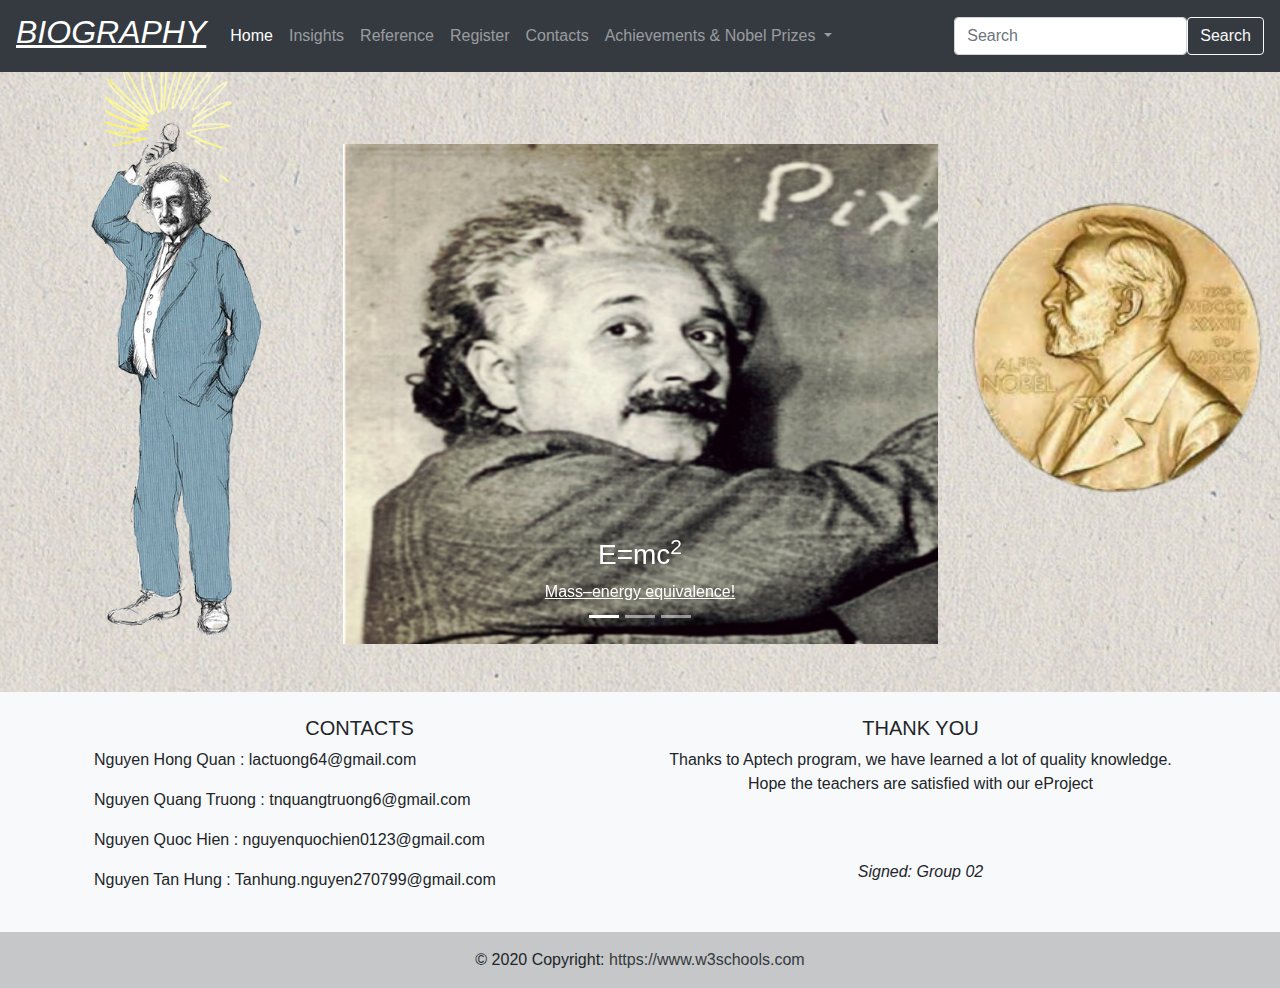
<file: index.html>
<!DOCTYPE html>
<html lang="en">
<head>
    <meta charset="UTF-8">
    <meta http-equiv="X-UA-Compatible" content="IE=edge">
    <meta name="viewport" content="width=device-width, initial-scale=1.0">
    <meta http-equiv='refresh' content='0; URL=html/Homepage.html'>
    <title>Document</title>
</head>
<body>
    
</body>
</html>
</file>
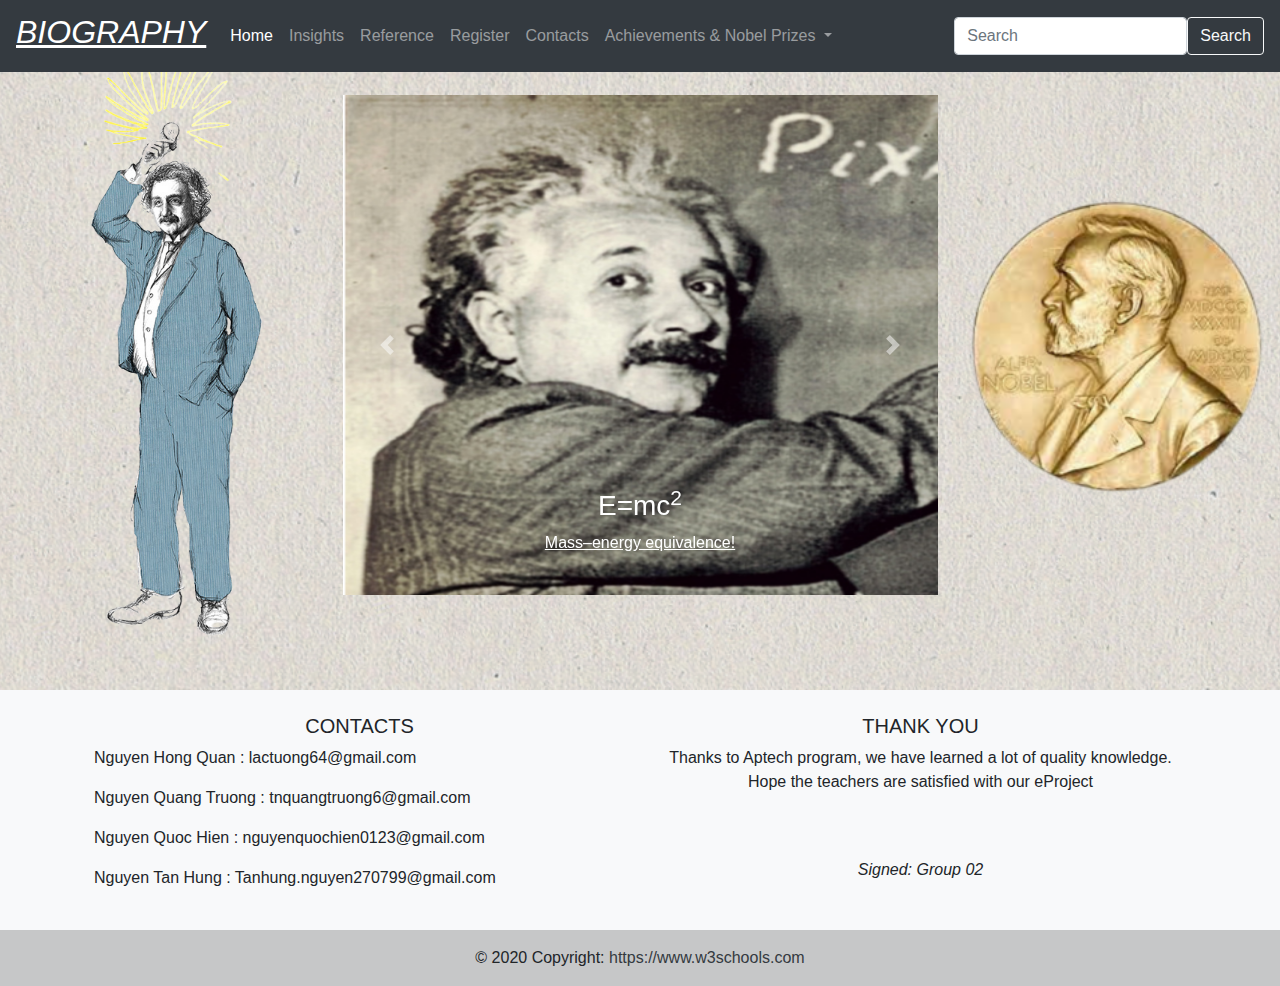
<file: html/AchievementsAndNobelPrizes.html>
<!DOCTYPE HTML>
<html lang="en">
  <head>
    <meta charset="utf-8">
    <meta name="viewport" content="width=device-width, initial-scale=1, shrink-to-fit=no">
    <title>AchivementsAndNobelprize </title>
    <!-- jQuery -->
    <script src="../source\jquery\jquery.slim.min.js"></script>
   
    <link href="../source\bootstrap-4.6.1\css\bootstrap.css" rel="stylesheet" type="text/css">
    <script src="../source\bootstrap-4.6.1\js\bootstrap.bundle.min.js" type="text/javascript"></script>
    <script src="../source\bootstrap-4.6.1\js\bootstrap.min.js" type="text/javascript"></script>
    
    <!--- Code css--- DO NOT DELETED, THANK YOU !-->
    <style>
      /* ============ only desktop view ============ */
      @media all and (min-width: 992px) {
        .navbar .nav-item .dropdown-menu {
          display: block;
          opacity: 0;
          visibility: hidden;
          transition: .3s;
          margin-top: 0;
        }

        .navbar .nav-item:hover .nav-link {
          color: #fff;
        }

        .navbar .dropdown-menu.fade-down {
          top: 80%;
          transform: rotateX(-75deg);
          transform-origin: 0% 0%;
        }

        .navbar .dropdown-menu.fade-up {
          top: 180%;
        }

        .navbar .nav-item:hover .dropdown-menu {
          transition: .8s;
          opacity: 1;
          visibility: visible;
          top: 100%;
          transform: rotateX(0deg);
        }
      }
      /* ============ desktop view .end// ============ */
      body {
          background-image: url("../image/background.png");
          /* size: auto; */
         
          font-family: Arial, Helvetica, sans-serif;
       }  
      header{
        position: fixed;
        max-width: 100%;
        min-width: 100%;
        left: 0%;
        z-index: 1000 ; /* set for header on top*/
      }
      
      .imagelink{
        
        z-index: 800;
      }
      .imagelink01{
        
        z-index: 800;
      }
      footer{
       
        max-width: 100%;
       
      }
      .container-fluid .container-fluid .demo{
      position: -webkit-sticky;
      position: sticky;
      top: 0;
     }
    </style>
  </head>

  <body>
    
   <!-- YOU CAN MAKE YOUR CODE INSIDE div class="container" --> 
   <div class="container-fluid">
      
      <div class="container-fluid">     
        <div class="row align-items-center">
          <div class="col-sm-12 col-md-12 col-lg-12 col-xl-12 bg-danger">
            <header class="section-header">
              <div class="content">
                <nav class="navbar navbar-expand-lg navbar-dark bg-dark">
                  <a class="navbar-brand" href="./Homepage.html"><strong><i><h2><u>BIOGRAPHY</u></h2></i></strong></a>
          
                  <div class="collapse navbar-collapse" id="main_nav">
                    <ul class="navbar-nav">
                      <li class="nav-item active">
                        <a class="nav-link" href="./Homepage.html">Home </a>
                      </li>
                      <li class="nav-item ">
                        <a class="nav-link" href="./Insights.html">Insights </a>
                      </li>
                      <li class="nav-item">
                        <a class="nav-link" href="./Reference.html"> Reference </a>
                      </li>
                      <li class="nav-item">
                        <a class="nav-link" href="./Register.html"> Register </a>
                      </li>
          
                      <li class="nav-item">
                        <a class="nav-link" href="./Contacts.html"> Contacts </a>
                      </li>
                      
                      <li class="nav-item dropdown">
                        <a class="nav-link  dropdown-toggle" href="./AchievementsAndNobelPrizes.html" data-toggle="dropdown">Achievements & Nobel Prizes </a>
                        <ul class="dropdown-menu fade-up">
                          <li>
                            <a class="dropdown-item" href="./Achievements.html">Achievements</a>
                          </li>
                          <li>
                            <a class="dropdown-item" href="./All Nobel Prizes.html">Nobel Prizes</a>
                          </li>
                        </ul>
                      </li>
                     
                    </ul>
                    <ul class="navbar-nav ml-auto">
                      <form class="d-flex">
                        <input class="form-control me-2" type="search" placeholder="Search" aria-label="Search">
                        <button class="btn btn-outline-light" type="submit">Search</button>
                      </form>
                    </ul>
                  </div>
                  <!-- navbar-collapse.// -->
                </nav> 
              </div>
            </header>
          </div>
        </div>
      </div>

      <br><br>
     
      <div class="container-fluid">
         <!-- body canh giữa -->
        <div class="row align-items-center">
          <!-- Day la cot Dau --> 
          <div class="col-sm-3 col-md-3 col-lg-3 col-xl-3">
           
            <div class="imagelink">
              <a href="./Reference.html">
                <img src="../image/jpg01.png" alt="" width="300px">
              </a>
            </div>
            
          </div>
           <!-- Hêt cot Dau -->

          <!-- Day la cot giữa -->
          <div class="col-sm-6 col-md-6 col-lg-6 col-xl-6">
            <div id="demo" class="carousel slide" data-ride="carousel">
              <!-- <ul class="carousel-item">
                <li data-target="#demo" data-slide-to="0" class="active"></li>
                <li data-target="#demo" data-slide-to="1"></li>
                <li data-target="#demo" data-slide-to="2"></li>
              </ul> -->
              <div class="carousel-inner">
  
                <div class="carousel-item active" data-interval="6000">
                  <!-- Chèn link đến bài viết -->
                  <a href="./Achievements.html"> 
                    <img src="../image/e=mc2.png" alt="e=mc2" width="1200" height="500">
                  </a>
                  <div class="carousel-caption">
                    <h3>E=mc<sup>2</sup></h3>
                    <p1><str><u>Mass–energy equivalence!</u></str></p1>
                  </div>   
                </div>
  
                <div class="carousel-item" data-interval="6000">
                  <!-- Chèn link đến bài viết -->
                  <a href="./Insights.html"> 
                    <img src="../image/lifestory.png" alt="e=mc2" width="1200" height="500">
                  </a>
                  <div class="carousel-caption">
                    <h3></h3>
                    <p1 ><strong><i>Insights of Albert Einstein</i></strong></p1>
                  </div>   
                </div>
  
              </div>
              <a class="carousel-control-prev" href="./Login.html" data-slide="prev">
                <span class="carousel-control-prev-icon"></span>
              </a>
              <a class="carousel-control-next" href="./Register.html" data-slide="next">
                <span class="carousel-control-next-icon"></span>
              </a>
            </div>
          </div>
          <!-- Hêt cot giữa -->

          <!-- Day la cot ben phai -->
            <div class="col-sm-3 col-md-3 col-lg-3 col-xl-3">
              <div class="imagelink01">
                <a href="">
                  <img src="../image/nobelprize.png" alt="" width="300px">
                </a>
              </div>
                  
            </div>
          <!-- het cot ben phai -->
        </div>
      </div>

     <br>
     <br>
  </div>
  
  </body>
  <footer class="bg-light text-center text-lg-start">
    <!-- Grid container -->
    <div class="container p-4">
      <!--Grid row-->
      <div class="row align-items-left">
        <!--Grid column-->
        <div class="col-lg-6 col-md-12 mb-4 mb-md-0">
          <h5 class="text-uppercase">Contacts</h5>
          
          <div class="panel panel-default">
              <div class="panel-heading">
              </div>
              <div class="panel-body" align="left">
                <p>Nguyen Hong Quan : lactuong64@gmail.com</p>
                <p>Nguyen Quang Truong : tnquangtruong6@gmail.com</p>
                <p>Nguyen Quoc Hien : nguyenquochien0123@gmail.com</p>
                <p>Nguyen Tan Hung : Tanhung.nguyen270799@gmail.com </p>
              </div>
          </div>
          
        </div>
        <!--Grid column-->
  
        <!--Grid column-->
        <div class="col-lg-6 col-md-12 mb-4 mb-md-0">
          <h5 class="text-uppercase">Thank You</h5>
  
          <p>
            Thanks to Aptech program, we have learned a lot of quality knowledge. Hope the teachers 
            are satisfied with our eProject
          </p><br><br>
          <i class="fa fa-sign-in" aria-hidden="true">Signed: Group 02</i>
        </div>
        <!--Grid column-->
      </div>
      <!--Grid row-->
    </div>
    <!-- Grid container -->
  
    <!-- Copyright -->
    <div class="text-center p-3" style="background-color: rgba(0, 0, 0, 0.2);">
      © 2020 Copyright:
      <a class="text-dark" href="https://www.w3schools.com/">https://www.w3schools.com</a>
    </div>
    <!-- Copyright -->
  </footer>
</html>
</file>
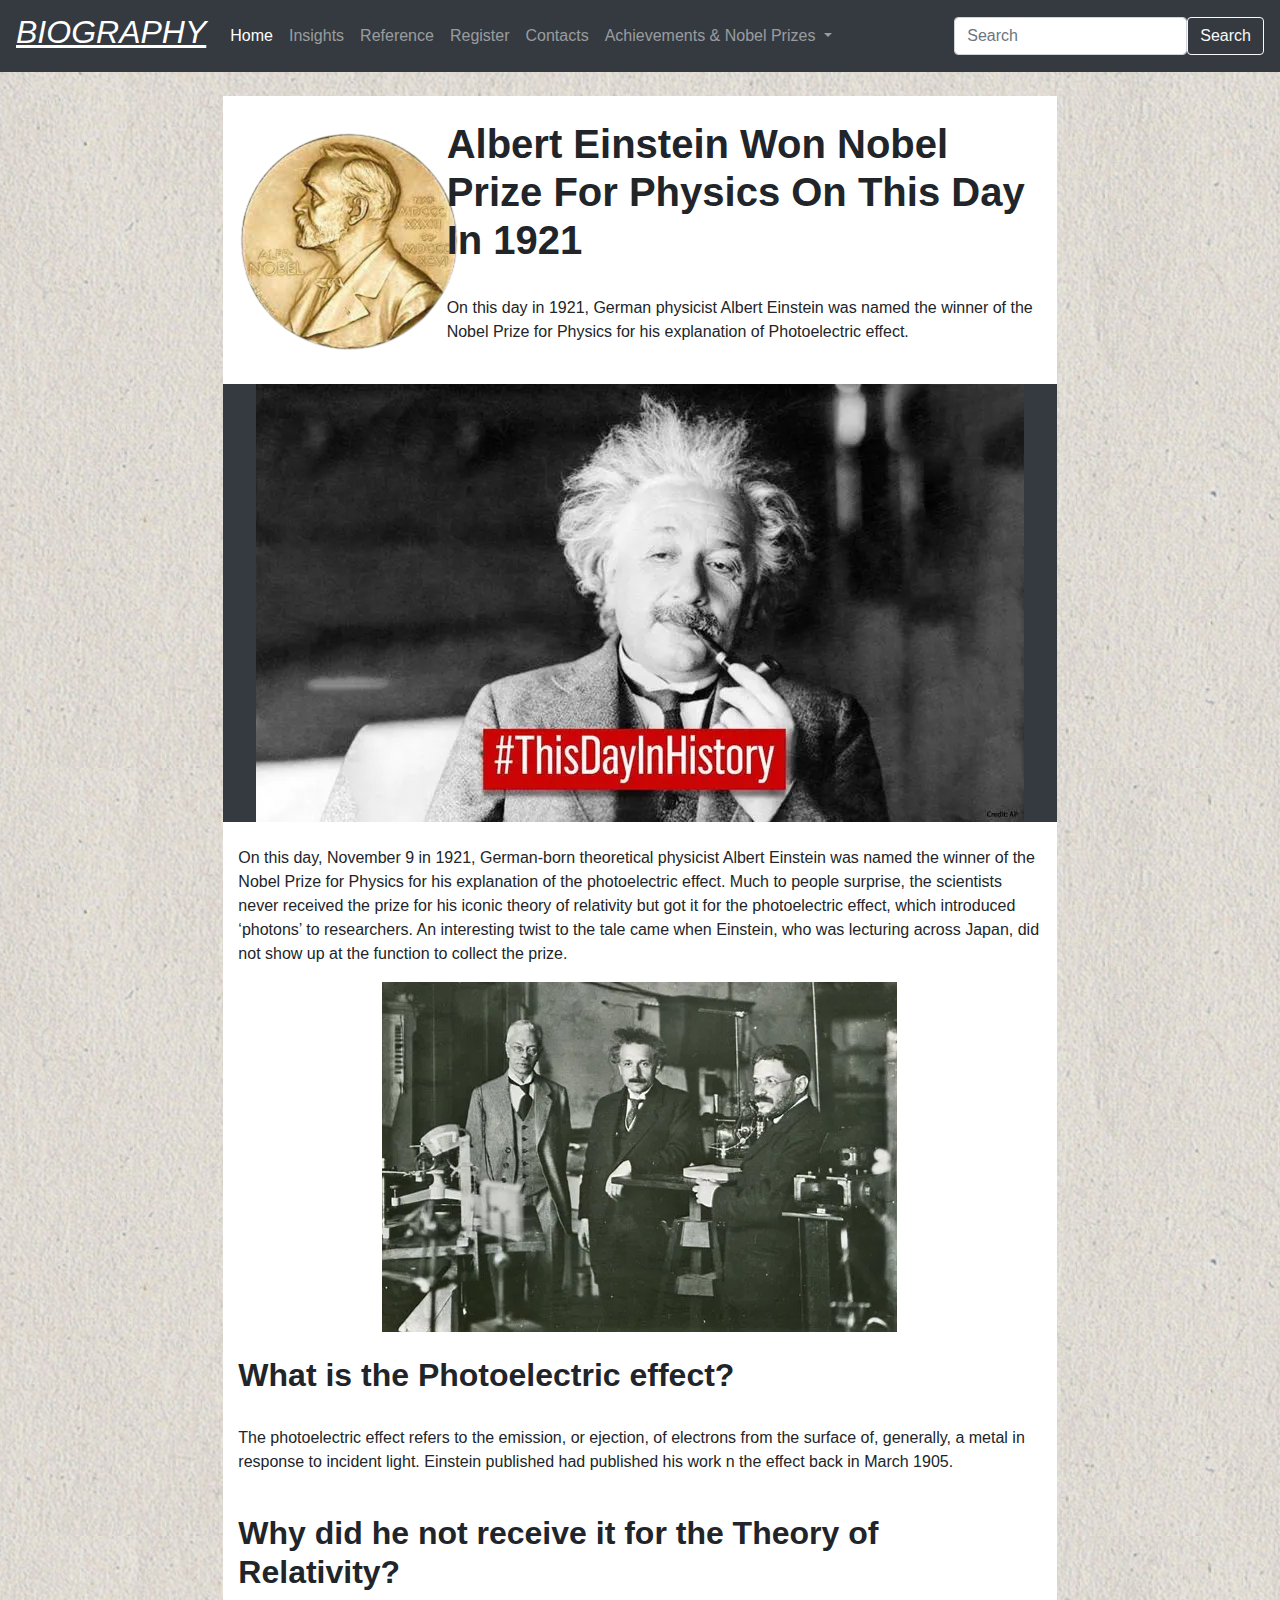
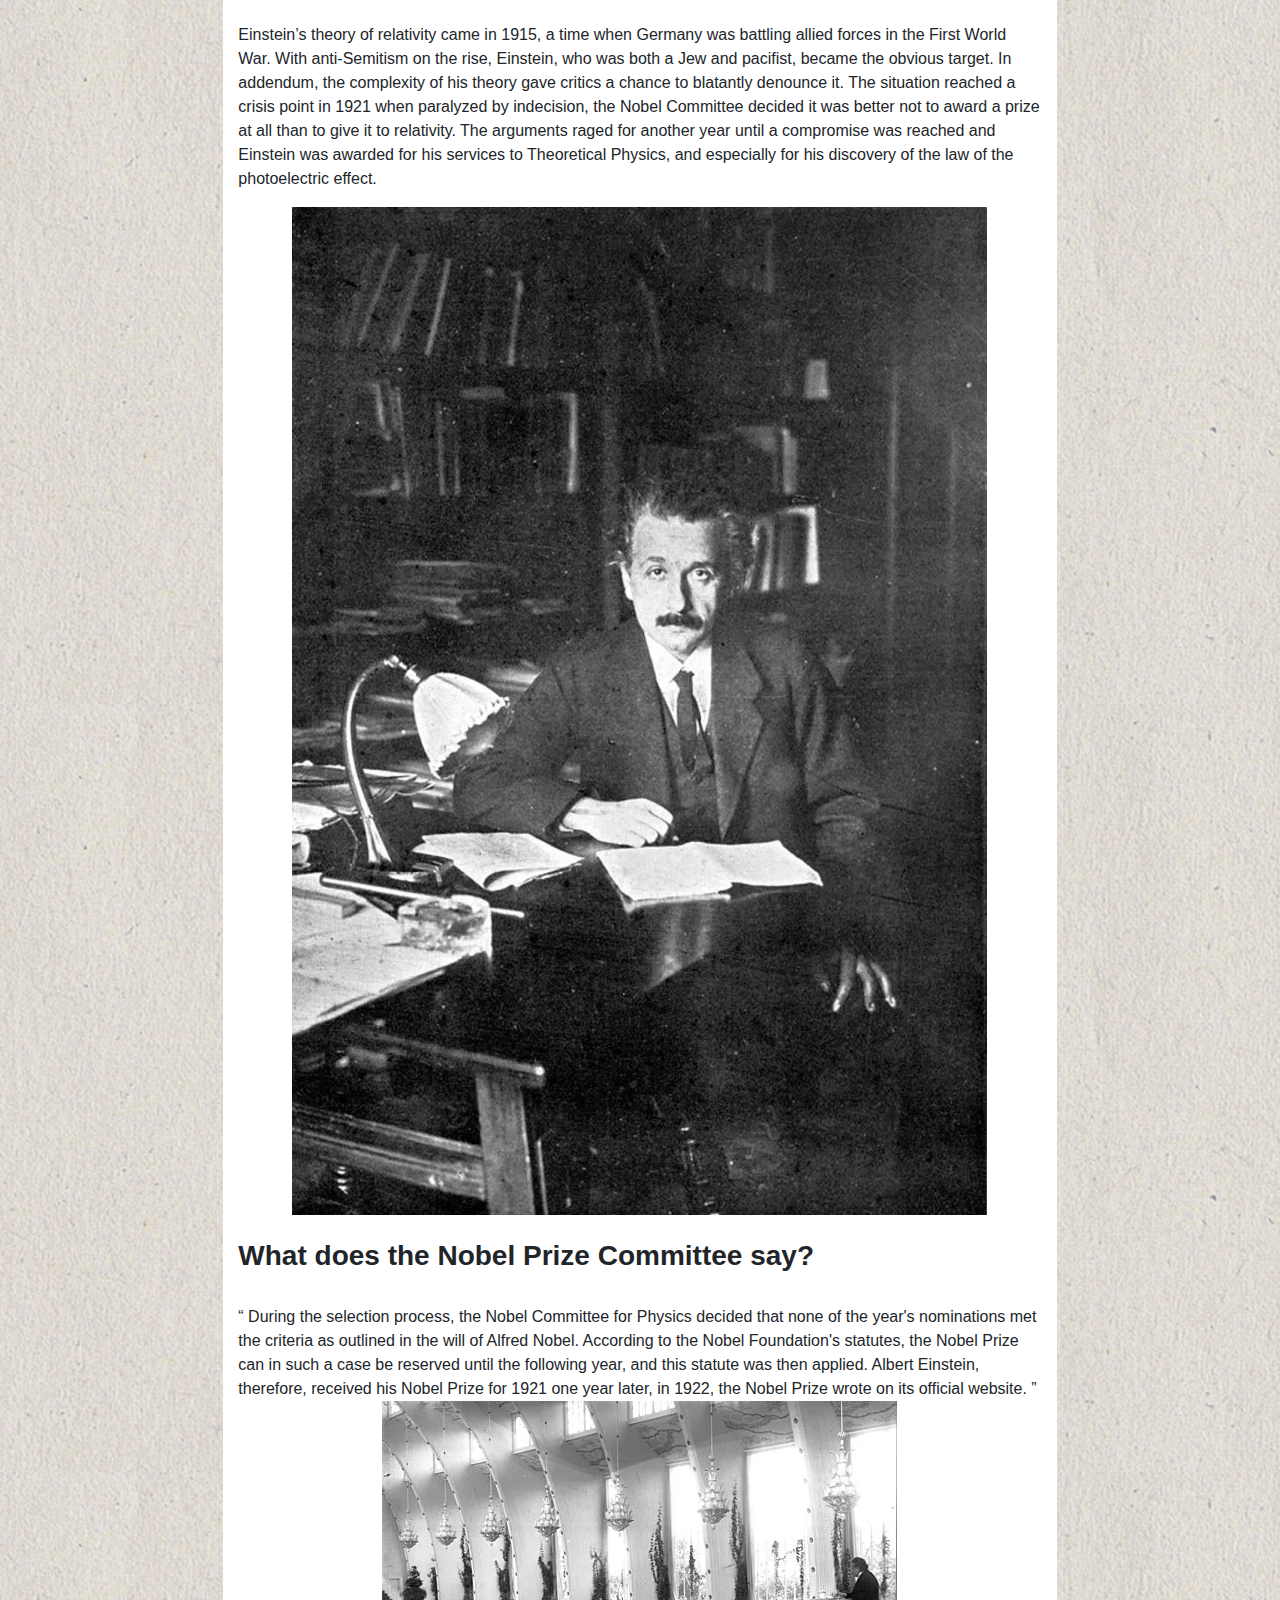
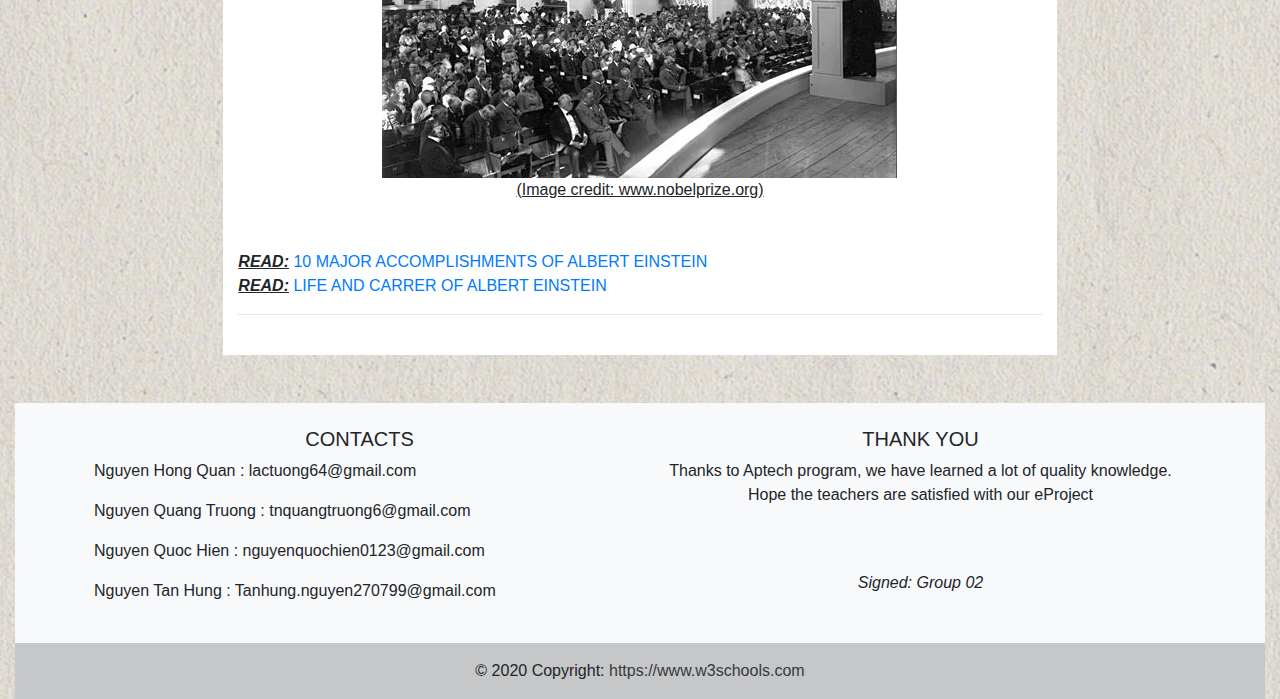
<file: html/All Nobel Prizes.html>
<!DOCTYPE HTML>
<html lang="en">
  <head>
    <meta charset="utf-8">
    <meta name="viewport" content="width=device-width, initial-scale=1, shrink-to-fit=no">
    <title>Nobel Prize </title>
    <!-- jQuery -->
    <script src="../source\jquery\jquery.slim.min.js"></script>
    <link href="../source\bootstrap-4.6.1\css\bootstrap.css" rel="stylesheet" type="text/css">
    <script src="../source\bootstrap-4.6.1\js\bootstrap.bundle.min.js" type="text/javascript"></script>
    <script src="../source\bootstrap-4.6.1\js\bootstrap.min.js" type="text/javascript"></script>
        <!--- Code css--- DO NOT DELETED, THANK YOU !-->
    <script src="../script/Achievements.js"></script>
    <link href="../Style/nobePrizes.css" rel="stylesheet">
  </head>

  <body>
    
   <!-- YOU CAN MAKE YOUR CODE INSIDE div class="container" --> 
   <div class="container-fluid">
      <!----------------------------------------THIS IS HEADER-------------------------------------------------------- -->
            <div class="container-fluid">     
              <div class="row align-items-center">
                <div class="col-sm-12 col-md-12 col-lg-12 col-xl-12 bg-danger">
                  <header class="section-header">
                    <div class="content">
                      <nav class="navbar navbar-expand-lg navbar-dark bg-dark">
                        <a class="navbar-brand" href="./Homepage.html"><strong><i><h2><u>BIOGRAPHY</u></h2></i></strong></a>
                
                        <div class="collapse navbar-collapse" id="main_nav">
                          <ul class="navbar-nav">
                            <li class="nav-item active">
                              <a class="nav-link" href="./Homepage.html">Home </a>
                            </li>
                            <li class="nav-item ">
                              <a class="nav-link" href="./Insights.html">Insights </a>
                            </li>
                            <li class="nav-item">
                              <a class="nav-link" href="./Reference.html"> Reference </a>
                            </li>
                            <li class="nav-item">
                              <a class="nav-link" href="./Register.html"> Register </a>
                            </li>
                
                            <li class="nav-item">
                              <a class="nav-link" href="./Contacts.html"> Contacts </a>
                            </li>
                            
                            <li class="nav-item dropdown">
                              <a class="nav-link  dropdown-toggle" href="./AchievementsAndNobelPrizes.html" data-toggle="dropdown">Achievements & Nobel Prizes </a>
                              <ul class="dropdown-menu fade-up">
                                <li>
                                  <a class="dropdown-item" href="./Achievements.html">Achievements</a>
                                </li>
                                <li>
                                  <a class="dropdown-item" href="./All Nobel Prizes.html">Nobel Prizes</a>
                                </li>
                              </ul>
                            </li>
                          
                          </ul>
                          <ul class="navbar-nav ml-auto">
                            <form class="d-flex">
                              <input class="form-control me-2" type="search" placeholder="Search" aria-label="Search">
                              <button class="btn btn-outline-light" type="submit">Search</button>
                            </form>
                          </ul>
                        </div>
                        <!-- navbar-collapse.// -->
                      </nav> 
                    </div>
                  </header>
                </div>
              </div>
            </div>
      <!----------------------------------------THIS IS HEADER-------------------------------------------------------- -->
      <br><br><br><br>
      <!----------------------------------------THIS IS PAGE CONTENT-------------------------------------------------------- -->
      <div class="container-fluid">
        <!-- MAIN ROW -->
        <div class="row">
          <!-- -----------------------------------------------left content ---------------------------------------------------->
          <div class="col-sm-2 col-md-2 col-lg-2 col-xl-2">
            <h1></h1>
           </div>
        <!------------------------------------------------ left content ------------------------------------------------------->

        <!------------------------------------------------ Center content ------------------------------------------------------->
        <div class="col-sm-8 col-md-8 col-lg-8 col-xl-8 bg-white align-items-center">
          <br>
          <!-- 1 row -->
          <div class="row align-items-center bg-white">
            <div class="col-lg-3">
                <div class="hinhnobelcontent" >
                   <a href="">
                     <img src="../image/nobelprize.png" alt="">
                   </a> 
                </div>
            </div>
            <div class="col-lg-9">
              <h1><strong><b>Albert Einstein Won Nobel Prize For Physics On This Day In 1921</b></strong></h1><br>
               <p>On this day in 1921, German physicist Albert Einstein was named the winner of the Nobel
                  Prize for Physics for his explanation of Photoelectric effect.</p>
              </div>
          </div>
          <br>
          <!-- 1 row -->
          <!-- 2 row -->
          <div class="row align-items-center bg-dark">
            <div class="col-sm-12 col-md-12 col-lg-12 col-xl-12">
                <div align="center"c>
                     <img src="../image/thedayinhistory.png" alt="">
                </div>
            </div>
            
          </div>
          <br>
          <!-- 2 row -->
          <!-- 3 row -->
          <div class="row align-items-center ">
            <div class="col-sm-12 col-md-12 col-lg-12 col-xl-12">
              <p>On this day, November 9 in 1921, German-born theoretical physicist Albert Einstein was named the winner of 
                the Nobel Prize for Physics for his explanation of the photoelectric effect. Much to people surprise, 
                the scientists never received the prize for his iconic theory of relativity but got it for the photoelectric 
                effect, which introduced ‘photons’ to researchers. An interesting twist to the tale came when Einstein, 
                who was lecturing across Japan, did not show up at the function to collect the prize.</p>
           </div>
            <div class="col-sm-12 col-md-12 col-lg-12 col-xl-12">
                <div align="center">
                     <img src="../image/whatisthephotoelectricfeeect.png" alt="">
                </div>
            </div>
            <div class="col-sm-12 col-md-12 col-lg-12 col-xl-12"><br>
              <strong><h2><b>What is the Photoelectric effect?</b></h2></b></strong><br>
              <p>The photoelectric effect refers to the emission, or ejection, of electrons from the surface of, 
                generally, a metal in response to incident light. Einstein published had published his work n the effect 
                back in March 1905.</p>
           </div>
            
            
          </div>
          <br>
          <!-- 3 row -->
          <!-- 4 row -->
          <div class="row align-items-center ">
            
            <div class="col-sm-12 col-md-12 col-lg-12 col-xl-12">
              <strong><h2><b>Why did he not receive it for the Theory of Relativity?</b></h2></b></strong><br>
              <p>Einstein’s theory of relativity came in 1915, a time when Germany was battling allied forces in the First 
                World War. With anti-Semitism on the rise, Einstein, who was both a Jew and pacifist, became the obvious target. 
                In addendum, the complexity of his theory gave critics a chance to blatantly denounce it.
               The situation reached a crisis point in 1921 when paralyzed by indecision, the Nobel Committee decided 
               it was better not to award a prize at all than to give it to relativity. The arguments raged for another
                year until a compromise was reached and Einstein was awarded for his services to Theoretical Physics,
                 and especially for his discovery of the law of the photoelectric effect.</p>
           </div>
            <div class="col-sm-12 col-md-12 col-lg-12 col-xl-12">
                <div align="center">
                     <img src="../image/finalimg.png" alt="">
                </div>
            </div>
            <div class="col-sm-12 col-md-12 col-lg-12 col-xl-12"><br>
              <strong><h3><b>What does the Nobel Prize Committee say?</b></h3></b></strong><br>
              <q>
                During the selection process, the Nobel Committee for Physics decided that none of the year's nominations 
                met the criteria as outlined in the will of Alfred Nobel.  According to the Nobel Foundation's statutes, 
                the Nobel Prize can in such a case be reserved until the following year, and this statute was then applied.
                 Albert Einstein, therefore, received his Nobel Prize for 1921 one year later, in 1922, the Nobel Prize wrote 
                 on its official website.
              </q>
           </div> 
           <div class="col-sm-12 col-md-12 col-lg-12 col-xl-12">
            <div align="center">
                 <img src="../image/masterfinal.png" alt="">
            </div>
            <figcaption id="caption-attachment-8200" align="center" class="wp-caption-text"><u>(Image credit:  www.nobelprize.org)</u></figcaption><br>
          </div>
          </div>
          <br>
          <!-- 4 row -->
          <!-- 5 row -->
          <div class="row align-itemsfa-pull-left">
            <div class="col-lg-12" align="left">
              <u><b><i>READ:</i></b></u>
              <a href="./Achievements.html">10 MAJOR ACCOMPLISHMENTS OF ALBERT EINSTEIN</a>            
            </div>
          </div>
          <!-- 5 row -->
          <!-- 6 row -->
          <div class="row align-itemsfa-pull-left">
            <div class="col-lg-12" align="left">
              <u><b><i>READ:</i></b></u>
              <a href="./Insights.html">LIFE AND CARRER OF ALBERT EINSTEIN</a>            
            </div>
          </div>
          <!-- 6 row -->
           <hr><br>
           <!-- this is comment -->
          <!-- this is comment -->
        </div><!-- final div -->
          <!------------------------------------------------ Center content ------------------------------------------------------->
          <!-- ----------------------------------------------right content-------------------------------------------------- -->
      <!-- <div class="col-sm-2 col-md-2 col-lg-2 col-xl-2 bg-warning">
            <h1>ass</h1></div>
      </div> -->
      </div>
      </div><br><br>
      <footer class="bg-light text-center text-lg-start">
        <!-- Grid container -->
        <div class="container p-4">
          <!--Grid row-->
          <div class="row align-items-left">
            <!--Grid column-->
            <div class="col-lg-6 col-md-12 mb-4 mb-md-0">
              <h5 class="text-uppercase">Contacts</h5>
              
              <div class="panel panel-default">
                  <div class="panel-heading">
                  </div>
                  <div class="panel-body" align="left">
                    <p>Nguyen Hong Quan : lactuong64@gmail.com</p>
                    <p>Nguyen Quang Truong : tnquangtruong6@gmail.com</p>
                    <p>Nguyen Quoc Hien : nguyenquochien0123@gmail.com</p>
                    <p>Nguyen Tan Hung : Tanhung.nguyen270799@gmail.com </p>
                  </div>
              </div>
              
            </div>
            <!--Grid column-->
      
            <!--Grid column-->
            <div class="col-lg-6 col-md-12 mb-4 mb-md-0">
              <h5 class="text-uppercase">Thank You</h5>
      
              <p>
                Thanks to Aptech program, we have learned a lot of quality knowledge. Hope the teachers 
                are satisfied with our eProject
              </p><br><br>
              <i class="fa fa-sign-in" aria-hidden="true">Signed: Group 02</i>
            </div>
            <!--Grid column-->
          </div>
          <!--Grid row-->
        </div>
        <!-- Grid container -->
      
        <!-- Copyright -->
        <div class="text-center p-3" style="background-color: rgba(0, 0, 0, 0.2);">
          © 2020 Copyright:
          <a class="text-dark" href="https://www.w3schools.com/">https://www.w3schools.com</a>
        </div>
        <!-- Copyright -->
      </footer>
           <!----------------------------------------------- right content -------------------------------------------------->
           <!----------------------------------------THIS IS PAGE CONTENT-------------------------------------------------------- -->

  </body>

</html>
</file>
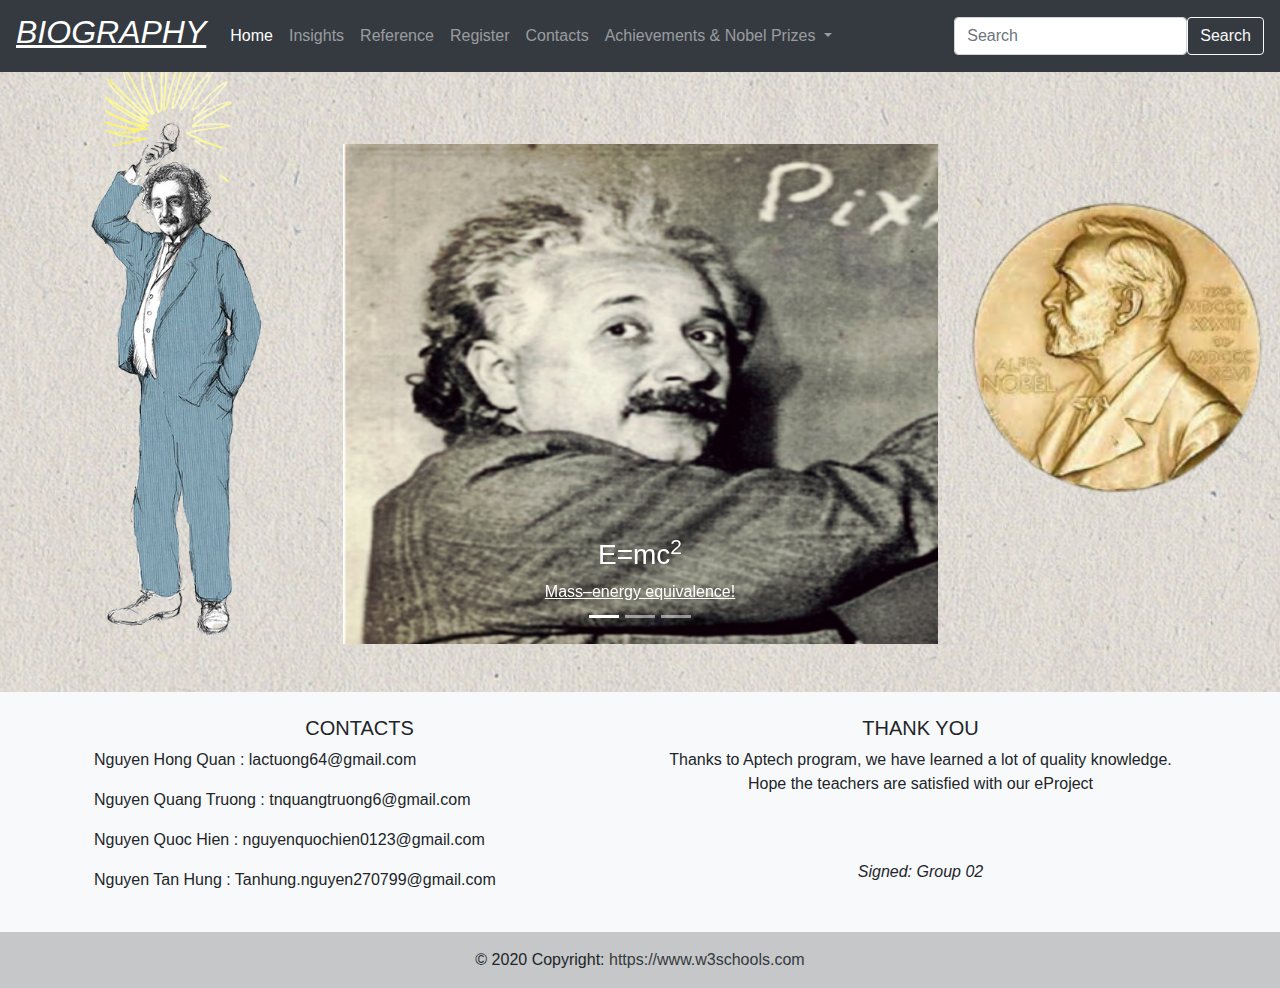
<file: html/Homepage.html>
<!DOCTYPE HTML>
<html lang="en">
  <head>
    <meta charset="utf-8">
    <meta name="viewport" content="width=device-width, initial-scale=1, shrink-to-fit=no">
    <title>Homepage </title>
    <!-- jQuery -->
    <script src="../source\jquery\jquery.slim.min.js"></script>
    <link href="../source/bootstrap-4.6.1/css/bootstrap.css" rel="stylesheet" type="text/css">
    <script src="../source/bootstrap-4.6.1/js/bootstrap.bundle.min.js" type="text/javascript"></script>
    <script src="../source/bootstrap-4.6.1/js/bootstrap.min.js" type="text/javascript"></script>
    <link href="../Style/Homepage.css" rel="stylesheet">
    <!--- Code css--- DO NOT DELETED, THANK YOU !-->
  </head>
  <body>
   <!-- YOU CAN MAKE YOUR CODE INSIDE div class="container" --> 
   <div class="container-fluid">
      
      <div class="container-fluid">     
        <div class="row align-items-center">
          <div class="col-sm-12 col-md-12 col-lg-12 col-xl-12 bg-danger">
            <header class="section-header">
              <div class="content">
                <nav class="navbar navbar-expand-lg navbar-dark bg-dark">
                  <a class="navbar-brand" href="./Homepage.html"><strong><i><h2><u>BIOGRAPHY</u></h2></i></strong></a>
          
                  <div class="collapse navbar-collapse" id="main_nav">
                    <ul class="navbar-nav">
                      <li class="nav-item active">
                        <a class="nav-link" href="./Homepage.html">Home </a>
                      </li>
                      <li class="nav-item ">
                        <a class="nav-link" href="./Insights.html">Insights </a>
                      </li>
                      <li class="nav-item">
                        <a class="nav-link" href="./Reference.html"> Reference </a>
                      </li>
                      <li class="nav-item">
                        <a class="nav-link" href="./Register.html"> Register </a>
                      </li>
          
                      <li class="nav-item">
                        <a class="nav-link" href="./Contacts.html"> Contacts </a>
                      </li>
                      
                      <li class="nav-item dropdown">
                        <a class="nav-link  dropdown-toggle" href="./AchievementsAndNobelPrizes.html" data-toggle="dropdown">Achievements & Nobel Prizes </a>
                        <ul class="dropdown-menu fade-up">
                          <li>
                            <a class="dropdown-item" href="./Achievements.html">Achievements</a>
                          </li>
                          <li>
                            <a class="dropdown-item" href="./All Nobel Prizes.html">Nobel Prizes</a>
                          </li>
                        </ul>
                      </li>
                     
                    </ul>
                    <ul class="navbar-nav ml-auto">
                      <form class="d-flex">
                        <input class="form-control me-2" type="search" placeholder="Search" aria-label="Search">
                        <button class="btn btn-outline-light" type="submit">Search</button>
                      </form>
                    </ul>
                  </div>
                  <!-- navbar-collapse.// -->
                </nav> 
              </div>
            </header>
          </div>
        </div>
      </div>

      <br><br>
     
      <div class="container-fluid">
         <!-- body canh giữa -->
        <div class="row align-items-center">
          <!-- Day la cot Dau --> 
          <div class="col-sm-3 col-md-3 col-lg-3 col-xl-3">
           
            <div class="imagelink">
              <a href="./Reference.html">
                <img src="../image/jpg01.png" alt="" width="300px">
              </a>
            </div>
            
          </div>
           <!-- Hêt cot Dau -->

          <!-- Day la cot giữa -->
          
          <div class="col-sm-6 col-md-6 col-lg-6 col-xl-6">
            <br><br><br><br>
            <div id="demo" class="carousel slide" data-ride="carousel">
              <ul class="carousel-indicators">
                <li data-target="#demo" data-slide-to="0" class="active"></li>
                <li data-target="#demo" data-slide-to="1"></li>
                <li data-target="#demo" data-slide-to="2"></li>
              </ul>
              <div class="carousel-inner">
  
                <div class="carousel-item active" data-interval="3000">
                  <!-- Chèn link đến bài viết -->
                  <a href="./Achievements.html"> 
                    <img src="../image/e=mc2.png" alt="e=mc2" width="1200" height="500">
                  </a>
                  <div class="carousel-caption">
                    <h3>E=mc<sup>2</sup></h3>
                    <p1><str><u>Mass–energy equivalence!</u></str></p1>
                  </div>   
                </div>
  
                <div class="carousel-item" data-interval="3000">
                  <!-- Chèn link đến bài viết -->
                  <a href="./Insights.html"> 
                    <img src="../image/lifestory.png" alt="InsightsofAlbertEinstein" width="1200" height="500">
                  </a>
                  <div class="carousel-caption">
                    <h3></h3>
                    <p1 ><strong><i>Insights of Albert Einstein</i></strong></p1>
                  </div>   
                </div>
                <div class="carousel-item" data-interval="3000">
                  <!-- Chèn link đến bài viết -->
                  <a href="./Insights.html"> 
                    <img src="../image/caroselimg3.png" alt="Nobel" width="1200" height="500">
                  </a>
                  <div class="carousel-caption">
                    <h3></h3>
                    <p1><strong><i></i><u></u></strong></p1>
                  </div>   
                </div>
  
              </div>
              <!-- <a class="carousel-control-prev"  data-slide="prev">
                <span class="carousel-control-prev-icon"></span>
              </a>
              <a class="carousel-control-next"  data-slide="next">
                <span class="carousel-control-next-icon"></span>
              </a> -->
            </div>
          </div>
          <!-- Hêt cot giữa -->

          <!-- Day la cot ben phai -->
            <div class="col-sm-3 col-md-3 col-lg-3 col-xl-3">
              <div class="imagelink01">
                <a href="./All Nobel Prizes.html">
                  <img src="../image/nobelprize.png" alt="" width="300px">
                </a>
              </div>
                  
            </div>
          <!-- het cot ben phai -->
        </div>
      </div>

     <br>
     <br>
  </div>
  
  </body>
  <footer class="bg-light text-center text-lg-start">
    <!-- Grid container -->
    <div class="container p-4">
      <!--Grid row-->
      <div class="row align-items-left">
        <!--Grid column-->
        <div class="col-lg-6 col-md-12 mb-4 mb-md-0">
          <h5 class="text-uppercase">Contacts</h5>
          
          <div class="panel panel-default">
              <div class="panel-heading">
              </div>
              <div class="panel-body" align="left">
                <p>Nguyen Hong Quan : lactuong64@gmail.com</p>
                <p>Nguyen Quang Truong : tnquangtruong6@gmail.com</p>
                <p>Nguyen Quoc Hien : nguyenquochien0123@gmail.com</p>
                <p>Nguyen Tan Hung : Tanhung.nguyen270799@gmail.com </p>
              </div>
          </div>
          
        </div>
        <!--Grid column-->
  
        <!--Grid column-->
        <div class="col-lg-6 col-md-12 mb-4 mb-md-0">
          <h5 class="text-uppercase">Thank You</h5>
  
          <p>
            Thanks to Aptech program, we have learned a lot of quality knowledge. Hope the teachers 
            are satisfied with our eProject
          </p><br><br>
          <i class="fa fa-sign-in" aria-hidden="true">Signed: Group 02</i>
        </div>
        <!--Grid column-->
      </div>
      <!--Grid row-->
    </div>
    <!-- Grid container -->
  
    <!-- Copyright -->
    <div class="text-center p-3" style="background-color: rgba(0, 0, 0, 0.2);">
      © 2020 Copyright:
      <a class="text-dark" href="https://www.w3schools.com/">https://www.w3schools.com</a>
    </div>
    <!-- Copyright -->
  </footer>
</html>
</file>
<file: Style/nobePrizes.css>
/* ============ only desktop view ============ */
      @media all and (min-width: 992px) {
        .navbar .nav-item .dropdown-menu {
          display: block;
          opacity: 0;
          visibility: hidden;
          transition: .3s;
          margin-top: 0;
        }

        .navbar .nav-item:hover .nav-link {
          color: #fff;
        }

        .navbar .dropdown-menu.fade-down {
          top: 80%;
          transform: rotateX(-75deg);
          transform-origin: 0% 0%;
        }

        .navbar .dropdown-menu.fade-up {
          top: 180%;
        }

        .navbar .nav-item:hover .dropdown-menu {
          transition: .8s;
          opacity: 1;
          visibility: visible;
          top: 100%;
          transform: rotateX(0deg);
        }
      }
      /* ============ desktop view .end// ============ */
      body {
          background-image: url("../image/background.png");
          /* size: auto; */
         
          font-family: Arial, Helvetica, sans-serif;
       }  
      header{
        position: fixed;
        max-width: 100%;
        min-width: 100%;
        left: 0%;
        z-index: 1000 ; /* set for header on top*/
      }
      
      .imagelink{
        
        z-index: 800;
      }
      .imagelink01{
        
        z-index: 800;
      }
      footer{
        z-index: 800;
      }
      div.sticky{
      z-index:1;
      line-height: 2;
      width:20%;
      font-size: 10px;
      background-color: #5b4e10;
      border: 4px solid #000000;
      border-radius: 10%;
      top: 15%;
      position:fixed;
      overflow-x:hidden;
      line-height: 200%;
    }
    div.imagelink01{
      z-index:1;
      line-height: 2;
      background-color: antiquewhite;
      width:20%; 
      top: 30%;
      position:fixed;
      overflow-x:hidden;
      
    }
      
    
   div.contentpage{
     background-color: white;
   }
   div.pading{
    line-height: 300%;
    
   }
   div.row .imagecontent{
     align-items: center;
   }
   h4{
     background-color: aqua;
   }
   #contactme
   {
     color:black;
     font-size: x-large;
     text-align: center;
   }
   .comment {
    display: block;
    transition: all 1s;
  }
  
  .commentClicked {
    min-height: 0px;
    border: 1px solid #eee;
    border-radius: 5px;
    padding: 5px 10px
  }

textarea {
	width: 100%;
	border: none;
	background: #E8E8E8;
	padding: 5px 10px;
	height: 50%;
	border-radius: 5px 5px 0px 0px;
	border-bottom: 2px solid #016BA8;
	transition: all 0.5s;
	margin-top: 15px;
}

button.primaryContained {
	background: #01a825;
	color: #fff;
	padding: 10px 10px;
	border: none;
	margin-top: 0px;
	cursor: pointer;
	text-transform: uppercase;
	letter-spacing: 4px;
	box-shadow: 0px 2px 6px 0px rgba(0, 0, 0, 0.25);
	transition: 1s all;
	font-size: 10px;
	border-radius: 5px;
}

button.primaryContained:hover {
	background: #9201A8;
}
</file>
<file: Style/Homepage.css>
/* ============ only desktop view ============ */
  @media all and (min-width: 992px) {
    .navbar .nav-item .dropdown-menu {
      display: block;
      opacity: 0;
      visibility: hidden;
      transition: .3s;
      margin-top: 0;
    }

    .navbar .nav-item:hover .nav-link {
      color: #fff;
    }

    .navbar .dropdown-menu.fade-down {
      top: 80%;
      transform: rotateX(-75deg);
      transform-origin: 0% 0%;
    }

    .navbar .dropdown-menu.fade-up {
      top: 180%;
    }

    .navbar .nav-item:hover .dropdown-menu {
      transition: .8s;
      opacity: 1;
      visibility: visible;
      top: 100%;
      transform: rotateX(0deg);
    }
  }
  /* ============ desktop view .end// ============ */
  body {
      background-image: url("../image/background.png");
      /* size: auto; */
     
      font-family: Arial, Helvetica, sans-serif;
   }  
  header{
    position: fixed;
    max-width: 100%;
    min-width: 100%;
    left: 0%;
    z-index: 1000 ; /* set for header on top*/
  }
  
  .imagelink{
    
    z-index: 800;
  }
  .imagelink01{
    
    z-index: 800;
  }
  footer{
   
    max-width: 100%;
   
  }
  .container-fluid .container-fluid .demo{
  position: -webkit-sticky;
  position: sticky;
  top: 0;
 }
</file>
